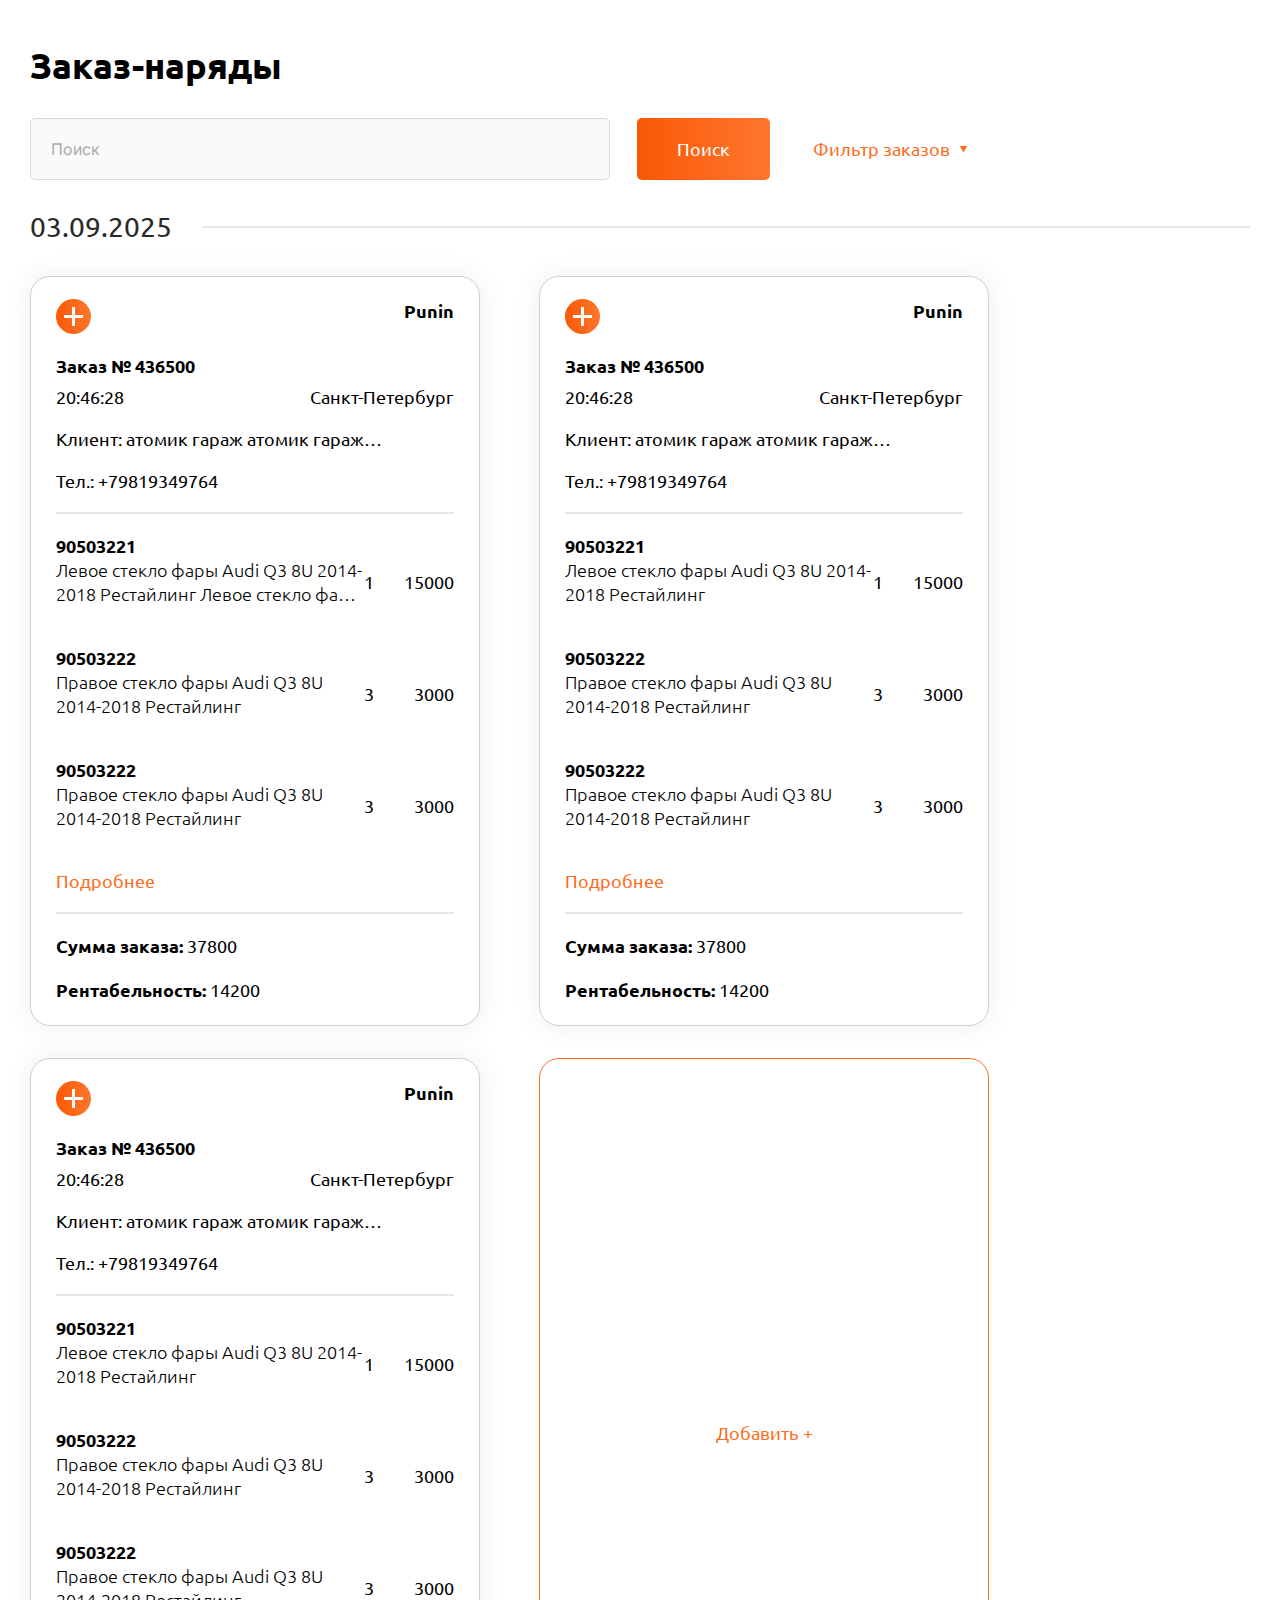
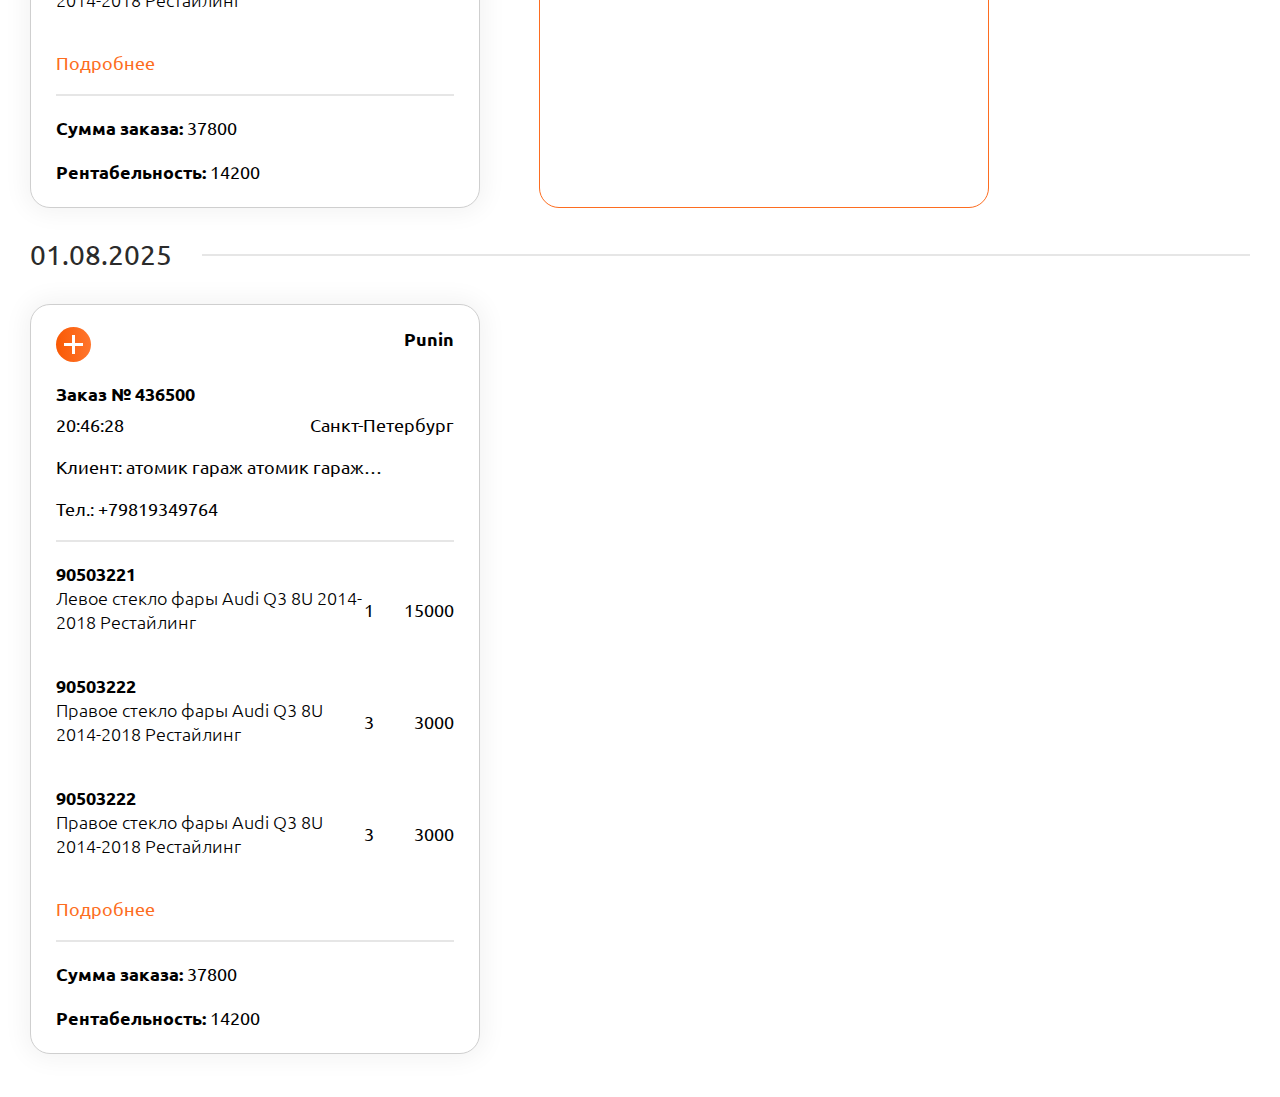
<file: index.html>
<!DOCTYPE html>
<html>
    <head>
        <meta
        charset="utf-8">
        <title>Мир ФАР</title>
        <meta name="description" content="Simple Starter 2.0 Description ">
        <meta
            name="viewport"
            content="width=device-width, initial-scale=1.0, minimum-scale=1.0, maximum-scale=1.0, user-scalable=no">
        <meta property="og:image" content="images/preview.jpg">
        <link rel="icon" href="images/favicon.png">

        <link rel="stylesheet" href="./styles.css">
    </head>
    <body class="preload">
        <div class="wrapper">
            <main class="page-main">
                <section class="section">
                    <div class="section__site-container">
                        <div class="b-work-orders">
                            <div class="b-work-orders__inner-contianer">
                                <div class="b-work-orders__header">
                                    <h4 class="b-work-orders__headline">
                                        Заказ-наряды
                                    </h4>

                                    <form action="" class="b-work-orders__search-row">
                                        <div class="b-work-orders__searchbar">
                                            <input type="search" name="orders-search-input" id="orders-search-input-id" required placeholder="Поиск">
                                            <button type="submit" class="">Поиск</button>
                                        </div>

                                        <div class="b-work-orders__filter-select">
                                            <div class="b-work-orders__select b-select">
                                                <button type="button" class="b-select__current js-item-dropdown-btn">
                                                    Фильтр заказов
                                                    <i></i>
                                                </button>
                                                <div class="b-select__dropdown">
                                                    <button type="button" class="b-select__close">
                                                        <span></span>
                                                        <span></span>
                                                    </button>

                                                    <ul class="b-select__list">
                                                        <li class="b-select__item">
                                                            <a href="http://" id="" data-filter="" class=""b-select__link">
                                                                Все заказы
                                                            </a>
                                                        </li>
                                                        <li class="b-select__item">
                                                            <a href="http://" id="" data-filter="" class=""b-select__link">
                                                                Неоплаченные
                                                            </a>
                                                        </li>
                                                        <li class="b-select__item">
                                                            <a href="http://" id="" data-filter="" class=""b-select__link">
                                                                Оплаченные
                                                            </a>
                                                        </li>
                                                        <li class="b-select__item">
                                                            <a href="http://" id="" data-filter="" class=""b-select__link">
                                                                С возвратом
                                                            </a>
                                                        </li>
                                                        <li class="b-select__item">
                                                            <a href="http://" id="" data-filter="" class=""b-select__link">
                                                                Отмененные
                                                            </a>
                                                        </li>
                                                    </ul>
                                                </div>
                                            </div>
                                        </div>
                                    </form>
                                </div>

                                <div class="b-work-orders__body">
                                    <div class="b-work-orders__list-wrapper">
                                        <div class="b-work-orders__date-line">
                                            <p class="b-work-orders__date-value">
                                                03.09.2025
                                            </p>
                                            <hr>
                                        </div>

                                        <ul class="b-work-orders__list">
                                            <li class="b-work-orders__item b-orders-item">
                                                <div class="b-orders-item__body">
                                                    <div class="b-orders-item__header">
                                                        <div class="b-orders-item__dropdown">
                                                            <button type="button" class="b-orders-item__button js-item-dropdown-btn">
                                                                <span class="b-orders-item__button-plus"></span>
                                                                <span class="b-orders-item__button-minus"></span>
                                                            </button>

                                                            <div class="b-orders-item__select">
                                                                <ul class="b-orders-item__select-list">
                                                                    <li class="b-orders-item__select-item">
                                                                        <a href="#" id="" data-link="" class="b-orders-item__select-link">
                                                                            Оформить
                                                                        </a>
                                                                    </li>
                                                                    <li class="b-orders-item__select-item">
                                                                        <a href="#" id="" data-link="" class="b-orders-item__select-link">
                                                                            Оформить через кассу
                                                                        </a>
                                                                    </li>
                                                                    <li class="b-orders-item__select-item">
                                                                        <a href="#" id="" data-link="" class="b-orders-item__select-link">
                                                                            Отправить ссылку на оплату
                                                                        </a>
                                                                    </li>
                                                                    <li class="b-orders-item__select-item">
                                                                        <a href="#" id="" data-link="" class="b-orders-item__select-link">
                                                                            Редактировать
                                                                        </a>
                                                                    </li>
                                                                    <li class="b-orders-item__select-item">
                                                                        <a href="#" id="" data-link="" class="b-orders-item__select-link">
                                                                            Отменить заказ
                                                                        </a>
                                                                    </li>
                                                                </ul>
                                                            </div>
                                                        </div>
                                                    </div>

                                                    <div class="b-orders-item__center">
                                                        <div class="b-orders-item__order-info">
                                                            <div class="b-orders-item__order-row b-orders-item__order-row--wrap">
                                                                <a href="#" data-path="order-modal" class="b-orders-item__order-number">
                                                                    <span>Заказ №</span>
                                                                    <span class="b-orders-item__order-number-value">
                                                                        436500
                                                                    </span>
                                                                </a>
                                                                <div class="b-orders-item__order-time">
                                                                    20:46:28
                                                                </div>

                                                                <div class="b-orders-item__order-client-data">
                                                                    <p class="b-orders-item__order-client-surname">
                                                                        Punin
                                                                    </p>
                                                                    <p class="b-orders-item__order-client-city">
                                                                        Санкт-Петербург
                                                                    </p>
                                                                </div>
                                                            </div>

                                                            <div class="b-orders-item__order-row">
                                                                <div class="b-orders-item__order-client">
                                                                    <span>Клиент:</span>
                                                                    <span class="b-orders-item__order-client-name">
                                                                        атомик гараж
                                                                        атомик гараж
                                                                        атомик гараж
                                                                        атомик гараж
                                                                        атомик гараж
                                                                    </span>
                                                                </div>
                                                            </div>

                                                            <div class="b-orders-item__order-row">
                                                                <div class="b-orders-item__order-phone">
                                                                    <span>Тел.:</span><span class="b-orders-item__order-phone-value">
                                                                        +79819349764
                                                                    </span>
                                                                </div>
                                                            </div>
                                                        </div>

                                                        <ul class="b-orders-item__order-products">
                                                            <li class="b-orders-item__order-product-item">
                                                                <div class="b-orders-item__product-article">
                                                                    90503221
                                                                </div>

                                                                <div class="b-orders-item__order-product-data">
                                                                    <p class="b-orders-item__product-desc">
                                                                        Левое стекло фары Audi Q3 8U 2014-2018 Рестайлинг
                                                                        Левое стекло фары Audi Q3 8U 2014-2018 Рестайлинг
                                                                        Левое стекло фары Audi Q3 8U 2014-2018 Рестайлинг
                                                                    </p>
                                                                    <span class="b-orders-item__product-quantity">1</span>
                                                                    <span class="b-orders-item__product-price">15000</span>
                                                                </div>
                                                            </li>
                                                            <li class="b-orders-item__order-product-item">
                                                                <div class="b-orders-item__product-article">
                                                                    90503222
                                                                </div>

                                                                <div class="b-orders-item__order-product-data">
                                                                    <p class="b-orders-item__product-desc">
                                                                        Правое стекло фары Audi Q3 8U 2014-2018 Рестайлинг
                                                                    </p>
                                                                    <span class="b-orders-item__product-quantity">3</span>
                                                                    <span class="b-orders-item__product-price">3000</span>
                                                                </div>
                                                            </li>
                                                            <li class="b-orders-item__order-product-item">
                                                                <div class="b-orders-item__product-article">
                                                                    90503222
                                                                </div>

                                                                <div class="b-orders-item__order-product-data">
                                                                    <p class="b-orders-item__product-desc">
                                                                        Правое стекло фары Audi Q3 8U 2014-2018 Рестайлинг
                                                                    </p>
                                                                    <span class="b-orders-item__product-quantity">3</span>
                                                                    <span class="b-orders-item__product-price">3000</span>
                                                                </div>
                                                            </li>
                                                            <li class="b-orders-item__order-product-item">
                                                                <div class="b-orders-item__product-article">
                                                                    90503222
                                                                </div>

                                                                <div class="b-orders-item__order-product-data">
                                                                    <p class="b-orders-item__product-desc">
                                                                        Правое стекло фары Audi Q3 8U 2014-2018 Рестайлинг
                                                                    </p>
                                                                    <span class="b-orders-item__product-quantity">3</span>
                                                                    <span class="b-orders-item__product-price">3000</span>
                                                                </div>
                                                            </li>
                                                            <li class="b-orders-item__order-product-item">
                                                                <div class="b-orders-item__product-article">
                                                                    90503222
                                                                </div>

                                                                <div class="b-orders-item__order-product-data">
                                                                    <p class="b-orders-item__product-desc">
                                                                        Правое стекло фары Audi Q3 8U 2014-2018 Рестайлинг
                                                                    </p>
                                                                    <span class="b-orders-item__product-quantity">3</span>
                                                                    <span class="b-orders-item__product-price">3000</span>
                                                                </div>
                                                            </li>
                                                        </ul>

                                                        <a href="#" data-path="order-modal" class="b-orders-item__link">
                                                            <div class="b-orders-item__link-inner">
                                                                Подробнее
                                                            </div>
                                                        </a>
                                                    </div>

                                                    <div class="b-orders-item__final">
                                                        <div class="b-orders-item__order-row">
                                                            <div class="b-orders-item__price">
                                                                Сумма заказа:
                                                                <span class="b-orders-item__price-value">
                                                                    37800
                                                                </span>
                                                            </div>
                                                        </div>
                                                        <div class="b-orders-item__order-row">
                                                            <div class="b-orders-item__profit">
                                                                Рентабельность:
                                                                <span class="b-orders-item__profit-value">
                                                                    14200
                                                                </span>
                                                            </div>
                                                        </div>
                                                    </div>
                                                </div>
                                            </li>
                                            <li class="b-work-orders__item b-orders-item">
                                                <div class="b-orders-item__body">
                                                    <div class="b-orders-item__header">
                                                        <div class="b-orders-item__dropdown">
                                                            <button type="button" class="b-orders-item__button js-item-dropdown-btn">
                                                                <span class="b-orders-item__button-plus"></span>
                                                                <span class="b-orders-item__button-minus"></span>
                                                            </button>

                                                            <div class="b-orders-item__select">
                                                                <ul class="b-orders-item__select-list">
                                                                    <li class="b-orders-item__select-item">
                                                                        <a href="#" id="" data-link="" class="b-orders-item__select-link">
                                                                            Оформить
                                                                        </a>
                                                                    </li>
                                                                    <li class="b-orders-item__select-item">
                                                                        <a href="#" id="" data-link="" class="b-orders-item__select-link">
                                                                            Оформить через кассу
                                                                        </a>
                                                                    </li>
                                                                    <li class="b-orders-item__select-item">
                                                                        <a href="#" id="" data-link="" class="b-orders-item__select-link">
                                                                            Отправить ссылку на оплату
                                                                        </a>
                                                                    </li>
                                                                    <li class="b-orders-item__select-item">
                                                                        <a href="#" id="" data-link="" class="b-orders-item__select-link">
                                                                            Редактировать
                                                                        </a>
                                                                    </li>
                                                                    <li class="b-orders-item__select-item">
                                                                        <a href="#" id="" data-link="" class="b-orders-item__select-link">
                                                                            Отменить заказ
                                                                        </a>
                                                                    </li>
                                                                </ul>
                                                            </div>
                                                        </div>
                                                    </div>

                                                    <div class="b-orders-item__center">
                                                        <div class="b-orders-item__order-info">
                                                            <div class="b-orders-item__order-row b-orders-item__order-row--wrap">
                                                                <a href="#" data-path="order-modal" class="b-orders-item__order-number">
                                                                    <span>Заказ №</span>
                                                                    <span class="b-orders-item__order-number-value">
                                                                        436500
                                                                    </span>
                                                                </a>
                                                                <div class="b-orders-item__order-time">
                                                                    20:46:28
                                                                </div>

                                                                <div class="b-orders-item__order-client-data">
                                                                    <p class="b-orders-item__order-client-surname">
                                                                        Punin
                                                                    </p>
                                                                    <p class="b-orders-item__order-client-city">
                                                                        Санкт-Петербург
                                                                    </p>
                                                                </div>
                                                            </div>

                                                            <div class="b-orders-item__order-row">
                                                                <div class="b-orders-item__order-client">
                                                                    <span>Клиент:</span>
                                                                    <span class="b-orders-item__order-client-name">
                                                                        атомик гараж
                                                                        атомик гараж
                                                                        атомик гараж
                                                                        атомик гараж
                                                                        атомик гараж
                                                                    </span>
                                                                </div>
                                                            </div>

                                                            <div class="b-orders-item__order-row">
                                                                <div class="b-orders-item__order-phone">
                                                                    <span>Тел.:</span><span class="b-orders-item__order-phone-value">
                                                                        +79819349764
                                                                    </span>
                                                                </div>
                                                            </div>
                                                        </div>

                                                        <ul class="b-orders-item__order-products">
                                                            <li class="b-orders-item__order-product-item">
                                                                <div class="b-orders-item__product-article">
                                                                    90503221
                                                                </div>

                                                                <div class="b-orders-item__order-product-data">
                                                                    <p class="b-orders-item__product-desc">
                                                                        Левое стекло фары Audi Q3 8U 2014-2018 Рестайлинг
                                                                    </p>
                                                                    <span class="b-orders-item__product-quantity">1</span>
                                                                    <span class="b-orders-item__product-price">15000</span>
                                                                </div>
                                                            </li>
                                                            <li class="b-orders-item__order-product-item">
                                                                <div class="b-orders-item__product-article">
                                                                    90503222
                                                                </div>

                                                                <div class="b-orders-item__order-product-data">
                                                                    <p class="b-orders-item__product-desc">
                                                                        Правое стекло фары Audi Q3 8U 2014-2018 Рестайлинг
                                                                    </p>
                                                                    <span class="b-orders-item__product-quantity">3</span>
                                                                    <span class="b-orders-item__product-price">3000</span>
                                                                </div>
                                                            </li>
                                                            <li class="b-orders-item__order-product-item">
                                                                <div class="b-orders-item__product-article">
                                                                    90503222
                                                                </div>

                                                                <div class="b-orders-item__order-product-data">
                                                                    <p class="b-orders-item__product-desc">
                                                                        Правое стекло фары Audi Q3 8U 2014-2018 Рестайлинг
                                                                    </p>
                                                                    <span class="b-orders-item__product-quantity">3</span>
                                                                    <span class="b-orders-item__product-price">3000</span>
                                                                </div>
                                                            </li>
                                                            <li class="b-orders-item__order-product-item">
                                                                <div class="b-orders-item__product-article">
                                                                    90503222
                                                                </div>

                                                                <div class="b-orders-item__order-product-data">
                                                                    <p class="b-orders-item__product-desc">
                                                                        Правое стекло фары Audi Q3 8U 2014-2018 Рестайлинг
                                                                    </p>
                                                                    <span class="b-orders-item__product-quantity">3</span>
                                                                    <span class="b-orders-item__product-price">3000</span>
                                                                </div>
                                                            </li>
                                                            <li class="b-orders-item__order-product-item">
                                                                <div class="b-orders-item__product-article">
                                                                    90503222
                                                                </div>

                                                                <div class="b-orders-item__order-product-data">
                                                                    <p class="b-orders-item__product-desc">
                                                                        Правое стекло фары Audi Q3 8U 2014-2018 Рестайлинг
                                                                    </p>
                                                                    <span class="b-orders-item__product-quantity">3</span>
                                                                    <span class="b-orders-item__product-price">3000</span>
                                                                </div>
                                                            </li>
                                                        </ul>

                                                        <a href="#" data-path="order-modal" class="b-orders-item__link">
                                                            <div class="b-orders-item__link-inner">
                                                                Подробнее
                                                            </div>
                                                        </a>
                                                    </div>

                                                    <div class="b-orders-item__final">
                                                        <div class="b-orders-item__order-row">
                                                            <div class="b-orders-item__price">
                                                                Сумма заказа:
                                                                <span class="b-orders-item__price-value">
                                                                    37800
                                                                </span>
                                                            </div>
                                                        </div>
                                                        <div class="b-orders-item__order-row">
                                                            <div class="b-orders-item__profit">
                                                                Рентабельность:
                                                                <span class="b-orders-item__profit-value">
                                                                    14200
                                                                </span>
                                                            </div>
                                                        </div>
                                                    </div>
                                                </div>
                                            </li>
                                            <li class="b-work-orders__item b-orders-item">
                                                <div class="b-orders-item__body">
                                                    <div class="b-orders-item__header">
                                                        <div class="b-orders-item__dropdown">
                                                            <button type="button" class="b-orders-item__button js-item-dropdown-btn">
                                                                <span class="b-orders-item__button-plus"></span>
                                                                <span class="b-orders-item__button-minus"></span>
                                                            </button>

                                                            <div class="b-orders-item__select">
                                                                <ul class="b-orders-item__select-list">
                                                                    <li class="b-orders-item__select-item">
                                                                        <a href="#" id="" data-link="" class="b-orders-item__select-link">
                                                                            Оформить
                                                                        </a>
                                                                    </li>
                                                                    <li class="b-orders-item__select-item">
                                                                        <a href="#" id="" data-link="" class="b-orders-item__select-link">
                                                                            Оформить через кассу
                                                                        </a>
                                                                    </li>
                                                                    <li class="b-orders-item__select-item">
                                                                        <a href="#" id="" data-link="" class="b-orders-item__select-link">
                                                                            Отправить ссылку на оплату
                                                                        </a>
                                                                    </li>
                                                                    <li class="b-orders-item__select-item">
                                                                        <a href="#" id="" data-link="" class="b-orders-item__select-link">
                                                                            Редактировать
                                                                        </a>
                                                                    </li>
                                                                    <li class="b-orders-item__select-item">
                                                                        <a href="#" id="" data-link="" class="b-orders-item__select-link">
                                                                            Отменить заказ
                                                                        </a>
                                                                    </li>
                                                                </ul>
                                                            </div>
                                                        </div>
                                                    </div>

                                                    <div class="b-orders-item__center">
                                                        <div class="b-orders-item__order-info">
                                                            <div class="b-orders-item__order-row b-orders-item__order-row--wrap">
                                                                <a href="#" data-path="order-modal" class="b-orders-item__order-number">
                                                                    <span>Заказ №</span>
                                                                    <span class="b-orders-item__order-number-value">
                                                                        436500
                                                                    </span>
                                                                </a>
                                                                <div class="b-orders-item__order-time">
                                                                    20:46:28
                                                                </div>

                                                                <div class="b-orders-item__order-client-data">
                                                                    <p class="b-orders-item__order-client-surname">
                                                                        Punin
                                                                    </p>
                                                                    <p class="b-orders-item__order-client-city">
                                                                        Санкт-Петербург
                                                                    </p>
                                                                </div>
                                                            </div>

                                                            <div class="b-orders-item__order-row">
                                                                <div class="b-orders-item__order-client">
                                                                    <span>Клиент:</span>
                                                                    <span class="b-orders-item__order-client-name">
                                                                        атомик гараж
                                                                        атомик гараж
                                                                        атомик гараж
                                                                        атомик гараж
                                                                        атомик гараж
                                                                    </span>
                                                                </div>
                                                            </div>

                                                            <div class="b-orders-item__order-row">
                                                                <div class="b-orders-item__order-phone">
                                                                    <span>Тел.:</span><span class="b-orders-item__order-phone-value">
                                                                        +79819349764
                                                                    </span>
                                                                </div>
                                                            </div>
                                                        </div>

                                                        <ul class="b-orders-item__order-products">
                                                            <li class="b-orders-item__order-product-item">
                                                                <div class="b-orders-item__product-article">
                                                                    90503221
                                                                </div>

                                                                <div class="b-orders-item__order-product-data">
                                                                    <p class="b-orders-item__product-desc">
                                                                        Левое стекло фары Audi Q3 8U 2014-2018 Рестайлинг
                                                                    </p>
                                                                    <span class="b-orders-item__product-quantity">1</span>
                                                                    <span class="b-orders-item__product-price">15000</span>
                                                                </div>
                                                            </li>
                                                            <li class="b-orders-item__order-product-item">
                                                                <div class="b-orders-item__product-article">
                                                                    90503222
                                                                </div>

                                                                <div class="b-orders-item__order-product-data">
                                                                    <p class="b-orders-item__product-desc">
                                                                        Правое стекло фары Audi Q3 8U 2014-2018 Рестайлинг
                                                                    </p>
                                                                    <span class="b-orders-item__product-quantity">3</span>
                                                                    <span class="b-orders-item__product-price">3000</span>
                                                                </div>
                                                            </li>
                                                            <li class="b-orders-item__order-product-item">
                                                                <div class="b-orders-item__product-article">
                                                                    90503222
                                                                </div>

                                                                <div class="b-orders-item__order-product-data">
                                                                    <p class="b-orders-item__product-desc">
                                                                        Правое стекло фары Audi Q3 8U 2014-2018 Рестайлинг
                                                                    </p>
                                                                    <span class="b-orders-item__product-quantity">3</span>
                                                                    <span class="b-orders-item__product-price">3000</span>
                                                                </div>
                                                            </li>
                                                            <li class="b-orders-item__order-product-item">
                                                                <div class="b-orders-item__product-article">
                                                                    90503222
                                                                </div>

                                                                <div class="b-orders-item__order-product-data">
                                                                    <p class="b-orders-item__product-desc">
                                                                        Правое стекло фары Audi Q3 8U 2014-2018 Рестайлинг
                                                                    </p>
                                                                    <span class="b-orders-item__product-quantity">3</span>
                                                                    <span class="b-orders-item__product-price">3000</span>
                                                                </div>
                                                            </li>
                                                            <li class="b-orders-item__order-product-item">
                                                                <div class="b-orders-item__product-article">
                                                                    90503222
                                                                </div>

                                                                <div class="b-orders-item__order-product-data">
                                                                    <p class="b-orders-item__product-desc">
                                                                        Правое стекло фары Audi Q3 8U 2014-2018 Рестайлинг
                                                                    </p>
                                                                    <span class="b-orders-item__product-quantity">3</span>
                                                                    <span class="b-orders-item__product-price">3000</span>
                                                                </div>
                                                            </li>
                                                        </ul>

                                                        <a href="#" data-path="order-modal" class="b-orders-item__link">
                                                            <div class="b-orders-item__link-inner">
                                                                Подробнее
                                                            </div>
                                                        </a>
                                                    </div>

                                                    <div class="b-orders-item__final">
                                                        <div class="b-orders-item__order-row">
                                                            <div class="b-orders-item__price">
                                                                Сумма заказа:
                                                                <span class="b-orders-item__price-value">
                                                                    37800
                                                                </span>
                                                            </div>
                                                        </div>
                                                        <div class="b-orders-item__order-row">
                                                            <div class="b-orders-item__profit">
                                                                Рентабельность:
                                                                <span class="b-orders-item__profit-value">
                                                                    14200
                                                                </span>
                                                            </div>
                                                        </div>
                                                    </div>
                                                </div>
                                            </li>

                                            <li class="b-work-orders__item b-work-orders__item--add">
                                                <a href="#" class="b-work-orders__order-item-link">
                                                    <span>
                                                        Добавить +
                                                    </span>
                                                </a>
                                            </li>
                                        </ul>
                                    </div>
                                    <div class="b-work-orders__list-wrapper">
                                        <div class="b-work-orders__date-line">
                                            <p class="b-work-orders__date-value">
                                                01.08.2025
                                            </p>
                                            <hr>
                                        </div>

                                        <ul class="b-work-orders__list">
                                            <li class="b-work-orders__item b-orders-item">
                                                <div class="b-orders-item__body">
                                                    <div class="b-orders-item__header">
                                                        <div class="b-orders-item__dropdown">
                                                            <button type="button" class="b-orders-item__button js-item-dropdown-btn">
                                                                <span class="b-orders-item__button-plus"></span>
                                                                <span class="b-orders-item__button-minus"></span>
                                                            </button>

                                                            <div class="b-orders-item__select">
                                                                <ul class="b-orders-item__select-list">
                                                                    <li class="b-orders-item__select-item">
                                                                        <a href="#" id="" data-link="" class="b-orders-item__select-link">
                                                                            Оформить
                                                                        </a>
                                                                    </li>
                                                                    <li class="b-orders-item__select-item">
                                                                        <a href="#" id="" data-link="" class="b-orders-item__select-link">
                                                                            Оформить через кассу
                                                                        </a>
                                                                    </li>
                                                                    <li class="b-orders-item__select-item">
                                                                        <a href="#" id="" data-link="" class="b-orders-item__select-link">
                                                                            Отправить ссылку на оплату
                                                                        </a>
                                                                    </li>
                                                                    <li class="b-orders-item__select-item">
                                                                        <a href="#" id="" data-link="" class="b-orders-item__select-link">
                                                                            Редактировать
                                                                        </a>
                                                                    </li>
                                                                    <li class="b-orders-item__select-item">
                                                                        <a href="#" id="" data-link="" class="b-orders-item__select-link">
                                                                            Отменить заказ
                                                                        </a>
                                                                    </li>
                                                                </ul>
                                                            </div>
                                                        </div>
                                                    </div>

                                                    <div class="b-orders-item__center">
                                                        <div class="b-orders-item__order-info">
                                                            <div class="b-orders-item__order-row b-orders-item__order-row--wrap">
                                                                <a href="#" data-path="order-modal" class="b-orders-item__order-number">
                                                                    <span>Заказ №</span>
                                                                    <span class="b-orders-item__order-number-value">
                                                                        436500
                                                                    </span>
                                                                </a>
                                                                <div class="b-orders-item__order-time">
                                                                    20:46:28
                                                                </div>

                                                                <div class="b-orders-item__order-client-data">
                                                                    <p class="b-orders-item__order-client-surname">
                                                                        Punin
                                                                    </p>
                                                                    <p class="b-orders-item__order-client-city">
                                                                        Санкт-Петербург
                                                                    </p>
                                                                </div>
                                                            </div>

                                                            <div class="b-orders-item__order-row">
                                                                <div class="b-orders-item__order-client">
                                                                    <span>Клиент:</span>
                                                                    <span class="b-orders-item__order-client-name">
                                                                        атомик гараж
                                                                        атомик гараж
                                                                        атомик гараж
                                                                        атомик гараж
                                                                        атомик гараж
                                                                    </span>
                                                                </div>
                                                            </div>

                                                            <div class="b-orders-item__order-row">
                                                                <div class="b-orders-item__order-phone">
                                                                    <span>Тел.:</span><span class="b-orders-item__order-phone-value">
                                                                        +79819349764
                                                                    </span>
                                                                </div>
                                                            </div>
                                                        </div>

                                                        <ul class="b-orders-item__order-products">
                                                            <li class="b-orders-item__order-product-item">
                                                                <div class="b-orders-item__product-article">
                                                                    90503221
                                                                </div>

                                                                <div class="b-orders-item__order-product-data">
                                                                    <p class="b-orders-item__product-desc">
                                                                        Левое стекло фары Audi Q3 8U 2014-2018 Рестайлинг
                                                                    </p>
                                                                    <span class="b-orders-item__product-quantity">1</span>
                                                                    <span class="b-orders-item__product-price">15000</span>
                                                                </div>
                                                            </li>
                                                            <li class="b-orders-item__order-product-item">
                                                                <div class="b-orders-item__product-article">
                                                                    90503222
                                                                </div>

                                                                <div class="b-orders-item__order-product-data">
                                                                    <p class="b-orders-item__product-desc">
                                                                        Правое стекло фары Audi Q3 8U 2014-2018 Рестайлинг
                                                                    </p>
                                                                    <span class="b-orders-item__product-quantity">3</span>
                                                                    <span class="b-orders-item__product-price">3000</span>
                                                                </div>
                                                            </li>
                                                            <li class="b-orders-item__order-product-item">
                                                                <div class="b-orders-item__product-article">
                                                                    90503222
                                                                </div>

                                                                <div class="b-orders-item__order-product-data">
                                                                    <p class="b-orders-item__product-desc">
                                                                        Правое стекло фары Audi Q3 8U 2014-2018 Рестайлинг
                                                                    </p>
                                                                    <span class="b-orders-item__product-quantity">3</span>
                                                                    <span class="b-orders-item__product-price">3000</span>
                                                                </div>
                                                            </li>
                                                            <li class="b-orders-item__order-product-item">
                                                                <div class="b-orders-item__product-article">
                                                                    90503222
                                                                </div>

                                                                <div class="b-orders-item__order-product-data">
                                                                    <p class="b-orders-item__product-desc">
                                                                        Правое стекло фары Audi Q3 8U 2014-2018 Рестайлинг
                                                                    </p>
                                                                    <span class="b-orders-item__product-quantity">3</span>
                                                                    <span class="b-orders-item__product-price">3000</span>
                                                                </div>
                                                            </li>
                                                            <li class="b-orders-item__order-product-item">
                                                                <div class="b-orders-item__product-article">
                                                                    90503222
                                                                </div>

                                                                <div class="b-orders-item__order-product-data">
                                                                    <p class="b-orders-item__product-desc">
                                                                        Правое стекло фары Audi Q3 8U 2014-2018 Рестайлинг
                                                                    </p>
                                                                    <span class="b-orders-item__product-quantity">3</span>
                                                                    <span class="b-orders-item__product-price">3000</span>
                                                                </div>
                                                            </li>
                                                        </ul>

                                                        <a href="#" data-path="order-modal" class="b-orders-item__link">
                                                            <div class="b-orders-item__link-inner">
                                                                Подробнее
                                                            </div>
                                                        </a>
                                                    </div>

                                                    <div class="b-orders-item__final">
                                                        <div class="b-orders-item__order-row">
                                                            <div class="b-orders-item__price">
                                                                Сумма заказа:
                                                                <span class="b-orders-item__price-value">
                                                                    37800
                                                                </span>
                                                            </div>
                                                        </div>
                                                        <div class="b-orders-item__order-row">
                                                            <div class="b-orders-item__profit">
                                                                Рентабельность:
                                                                <span class="b-orders-item__profit-value">
                                                                    14200
                                                                </span>
                                                            </div>
                                                        </div>
                                                    </div>
                                                </div>
                                            </li>

                                        </ul>
                                    </div>
                                </div>

                                <a href="" class="b-work-orders__fixed-add-button b-orders-item__button">
                                    <span class="b-orders-item__button-plus"></span>
                                    <span class="b-orders-item__button-minus"></span>
                                </a>
                            </div>
                        </div>
                    </div>
                </section>

                <div class="b-order-modal js-orders-modal">
                    <div class="b-order-modal__inner-wrapper js-orders-modal-content" data-target="order-modal">
                        <div class="b-order-modal__header">
                            <div class="b-order-modal__header-controls">
                                <a href="#" class="b-order-modal__arrow-back js-orders-modal-close">
                                    <svg class="icon">
                                        <use xlink:href="./images/sprite.svg#i-back-arrow"></use>
                                    </svg>
                                </a>
                                <div class="b-order-modal__title">
                                    Заказ-наряд
                                </div>

                                <div class="b-order-modal__more">
                                    <div class="b-order-modal__select b-select">
                                        <button type="button" class="b-select__current js-item-dropdown-btn">
                                            <span></span>
                                            <span></span>
                                            <span></span>
                                        </button>
                                        <div class="b-select__dropdown b-select__dropdown--below">
                                            <ul class="b-select__list">
                                                <li class="b-select__item">
                                                    <a href="http://" id="" data-filter="" class=""b-select__link">
                                                        Выполнить возврат
                                                    </a>
                                                </li>
                                                <li class="b-select__item">
                                                    <a href="http://" id="" data-filter="" class=""b-select__link">
                                                        Оформить через кассу
                                                    </a>
                                                </li>
                                                <li class="b-select__item">
                                                    <a href="http://" id="" data-filter="" class=""b-select__link">
                                                        Отправить ссылку на оплату
                                                    </a>
                                                </li>
                                                <li class="b-select__item">
                                                    <a href="http://" id="" data-filter="" class=""b-select__link">
                                                        Отменить заказ
                                                    </a>
                                                </li>
                                            </ul>
                                        </div>
                                    </div>
                                </div>
                            </div>
                            <div class="b-order-modal__header-row">
                                <div class="b-order-modal__header-col">

                                    <div class="b-order-modal__order-number">
                                        <span class="b-order-modal__order-number-text">
                                            Заказ №&nbsp;
                                        </span>
                                        <span class="b-order-modal__order-number-value">
                                            436500
                                        </span>
                                    </div>
                                    <div class="b-order-modal__order-date">
                                        <div class="b-order-modal__date-value">
                                            01.09.2025
                                        </div>
                                    </div>
                                </div>
                            </div>

                            <div class="b-order-modal__header-selects">
                                <ul class="b-order-modal__header-row">
                                    <li class="b-order-modal__selects-item">
                                        <a href="#" id="" data-link="" class="b-order-modal__select-link">
                                            Выполнить возврат
                                        </a>
                                    </li>
                                    <li class="b-order-modal__selects-item">
                                        <a href="#" id="" data-link="" class="b-order-modal__select-link">
                                            Оформить через кассу
                                        </a>
                                    </li>
                                    <li class="b-order-modal__selects-item">
                                        <a href="#" id="" data-link="" class="b-order-modal__select-link">
                                            Отправить ссылку на оплату
                                        </a>
                                    </li>
                                    <li class="b-order-modal__selects-item">
                                        <a href="#" id="" data-link="" class="b-order-modal__select-link b-order-modal__select-link--cancel">
                                            Отменить заказ
                                        </a>
                                    </li>
                                </ul>
                            </div>
                        </div>

                        <div class="b-order-modal__main">
                            <div class="b-order-modal__grid-column b-order-modal__grid-column--first">
                                <div class="b-order-modal__order-information">
                                    <div class="b-order-modal__order-cell b-order-cell">
                                        <div class="b-order-cell__body">
                                            <div class="b-order-cell__title">
                                                ИНФОРМАЦИЯ
                                            </div>

                                            <div class="b-order-cell__grid">
                                                <div class="b-order-cell__col b-order-cell__price-box">
                                                    <div class="b-order-cell__price-value">42 500</div>
                                                    <div class="b-order-cell__price-profit">27 500</div>
                                                </div>

                                                <div class="b-order-cell__col b-order-cell__col--client">
                                                    <div class="b-order-cell__input-wrapper b-order-cell__input-wrapper--no-border">
                                                        <label for="order-client-name" class="b-order-cell__label">Клиент</label>
                                                        <input type="text" name="client-name" id="order-client-name" value="Франчайзи Краснодар" disabled>
                                                    </div>
                                                </div>

                                                <div class="b-order-cell__col b-order-cell__col--responsible">
                                                    <div class="b-order-cell__input-wrapper b-order-cell__input-wrapper--no-border">
                                                        <label for="order-responsible-person" class="b-order-cell__label">Ответственный</label>
                                                        <input type="text" name="responsible-name" id="order-responsible-person" value="Виталий Спб" disabled>
                                                    </div>
                                                </div>

                                                <div class="b-order-cell__col b-order-cell__col--phone">
                                                    <div class="b-order-cell__input-wrapper b-order-cell__input-wrapper--no-border">
                                                        <label for="order-client-phone" class="b-order-cell__label">Телефон</label>
                                                        <input type="tel" name="client-phone" id="order-client-phone" value="+7 (906) 280-74-14" disabled>
                                                    </div>
                                                </div>

                                                <div class="b-order-cell__col b-order-cell__col--city">
                                                    <div class="b-order-cell__input-wrapper b-order-cell__input-wrapper--no-border">
                                                        <label for="order-client-city">Город</label>
                                                        <input type="text" name="client-city" id="order-client-city" value="Санкт-Петербург" disabled>
                                                    </div>
                                                </div>
                                            </div>
                                        </div>
                                    </div>
                                </div>
                            </div>

                            <div class="b-order-modal__grid-column b-order-modal__grid-column--biggest">
                                <div class="b-order-modal__order-products">
                                    <div class="b-order-modal__order-cell b-order-cell">
                                        <div class="b-order-cell__body">
                                            <div class="b-order-cell__title">
                                                ТОВАРЫ
                                            </div>

                                            <div class="b-order-cell__table">
                                                <button type="button" class="b-order-cell__remove-btn b-remove-btn">
                                                    <svg width="16" height="16" class="icon">
                                                        <use xlink:href="./images/sprite.svg#i-basket"></use>
                                                    </svg>
                                                </button>

                                                <div class="b-order-cell__table-head">

                                                    <div class="b-order-cell__table-column b-order-cell__table-column--naming">
                                                        <span>Наименование</span>
                                                    </div>
                                                    <div class="b-order-cell__table-column b-order-cell__table-column--article">
                                                        <span>Артикул</span>
                                                    </div>
                                                    <div class="b-order-cell__table-column b-order-cell__table-column--purchase">
                                                        <span>Закупка</span>
                                                    </div>
                                                    <div class="b-order-cell__table-column b-order-cell__table-column--discount">
                                                        <span>Скидка</span>
                                                    </div>
                                                    <div class="b-order-cell__table-column b-order-cell__table-column--quantity">
                                                        <span>Кол-во</span>
                                                    </div>
                                                    <div class="b-order-cell__table-column b-order-cell__table-column--price">
                                                        <span>Цена</span>
                                                    </div>
                                                </div>
                                            </div>

                                            <div class="b-order-cell__list-wrapper">
                                                <ul class="b-order-cell__products-list">
                                                    <li class="b-order-cell__product  b-product b-product--no-article js-delete-target" id="product-0001" data-product="">
                                                        <button type="button" class="b-product__remove-btn b-remove-btn js-product-remove-btn">
                                                            <svg class="icon">
                                                                <use xlink:href="./images/sprite.svg#i-basket"></use>
                                                            </svg>
                                                        </button>

                                                        <div class="b-product__grid-wrapper">
                                                            <div class="b-product__cell b-product__cell--naming">
                                                                <div class="b-product__input-wrapper b-order-cell__input-wrapper">
                                                                    <label for="order-product-name-01" class="b-order-cell__label b-order-cell__label--hide-on-tablet">Наименование</label>
                                                                    <input type="text" name="order-product-name" id="order-product-name-01" value="Левое стекло фары на авто" disabled>
                                                                </div>
                                                            </div>

                                                            <div class="b-product__cell b-product__cell--article">
                                                                <div class="b-product__article-value b-product__text">
                                                                    00000000
                                                                </div>
                                                            </div>

                                                            <div class="b-product__cell b-product__cell--purchase">
                                                                <div class="b-product__input-wrapper b-order-cell__input-wrapper">
                                                                    <label for="order-product-purchase-01" class="b-order-cell__label b-order-cell__label--hide-on-tablet">Закупка</label>
                                                                    <input type="text" name="order-product-purchase" id="order-product-purchase-01" value="1500" disabled>
                                                                </div>
                                                            </div>

                                                            <div class="b-product__cell b-product__cell--discount">
                                                                <div class="b-product__input-wrapper b-order-cell__input-wrapper b-order-cell__input-wrapper--center-number">
                                                                    <label for="order-product-discount-01" class="b-order-cell__label b-order-cell__label--hide-on-tablet">Скидка</label>
                                                                    <input type="text" name="order-product-discount" id="order-product-discount-01" value="100" disabled>
                                                                </div>
                                                            </div>

                                                            <div class="b-product__cell b-product__cell--quantity">
                                                                <div class="b-product__input-wrapper b-order-cell__input-wrapper b-order-cell__input-wrapper--center-number">
                                                                    <label for="order-product-quantity-01" class="b-order-cell__label b-order-cell__label--hide-on-tablet">Кол-во</label>
                                                                    <input type="text" name="order-product-quantity" id="order-product-quantity-01" value="1" disabled>
                                                                </div>
                                                            </div>

                                                            <div class="b-product__cell b-product__cell--price">
                                                                <div class="b-product__input-wrapper b-order-cell__input-wrapper">
                                                                    <label for="order-product-price-01" class="b-order-cell__label b-order-cell__label--hide-on-tablet">Цена</label>
                                                                    <input type="text" name="order-product-price" id="order-product-price-01" value="1500" disabled>
                                                                </div>
                                                            </div>
                                                        </div>
                                                    </li>
                                                    <li class="b-order-cell__product  b-product b-product--has-article js-delete-target" id="product-0002" data-product="">
                                                        <button type="button" class="b-product__remove-btn b-remove-btn js-product-remove-btn">
                                                            <svg class="icon">
                                                                <use xlink:href="./images/sprite.svg#i-basket"></use>
                                                            </svg>
                                                        </button>

                                                        <div class="b-product__grid-wrapper">
                                                            <div class="b-product__cell b-product__cell--naming">
                                                                <div class="b-product__article-value b-product__text">
                                                                    90503221
                                                                </div>
                                                                <div class="b-product__desc b-product__text">
                                                                    Левое стекло фары Audi Q3 8U 2014-2018 Рестайлинг
                                                                </div>
                                                            </div>

                                                            <div class="b-product__cell b-product__cell--article">
                                                                <div class="b-product__article-value b-product__text">
                                                                    90503221
                                                                </div>
                                                            </div>

                                                            <div class="b-product__cell b-product__cell--purchase">
                                                                <div class="b-product__input-wrapper b-order-cell__input-wrapper">
                                                                    <div class="b-product__text">
                                                                        0000
                                                                    </div>
                                                                </div>
                                                            </div>

                                                            <div class="b-product__cell b-product__cell--discount">
                                                                <div class="b-product__input-wrapper b-order-cell__input-wrapper b-order-cell__input-wrapper--center-number">
                                                                    <label for="order-product-discount-02" class="b-order-cell__label b-order-cell__label--hide-on-tablet">Скидка</label>
                                                                    <input type="text" name="order-product-discount" id="order-product-discount-02" value="100" disabled>
                                                                </div>
                                                            </div>

                                                            <div class="b-product__cell b-product__cell--quantity">
                                                                <div class="b-product__input-wrapper b-order-cell__input-wrapper b-order-cell__input-wrapper--center-number">
                                                                    <label for="order-product-quantity-02" class="b-order-cell__label b-order-cell__label--hide-on-tablet">Кол-во</label>
                                                                    <input type="text" name="order-product-quantity" id="order-product-quantity-02" value="1" disabled>
                                                                </div>
                                                            </div>

                                                            <div class="b-product__cell b-product__cell--price">
                                                                <div class="b-product__input-wrapper b-order-cell__input-wrapper">
                                                                    <label for="order-product-price-02" class="b-order-cell__label b-order-cell__label--hide-on-tablet">Цена</label>
                                                                    <input type="text" name="order-product-price" id="order-product-price-02" value="1500" disabled>
                                                                </div>
                                                            </div>
                                                        </div>
                                                    </li>
                                                </ul>

                                                <div class="b-product__add-item b-select">
                                                    <button type="button" class="b-product__add-item-btn add-item-btn js-item-dropdown-btn">
                                                        Добавить +
                                                    </button>
                                                    <div class="b-select__dropdown b-select__dropdown--center">

                                                        <button type="button" class="b-select__close">
                                                            <span></span>
                                                            <span></span>
                                                        </button>

                                                        <ul class="b-select__list">
                                                            <li class="b-select__item">
                                                                <a href="http://" id="" data-filter="" class=""b-select__link">
                                                                    Из каталога
                                                                </a>
                                                            </li>
                                                            <li class="b-select__item">
                                                                <a href="http://" id="" data-filter="" class=""b-select__link">
                                                                    Сторонний товар
                                                                </a>
                                                            </li>
                                                        </ul>
                                                    </div>
                                                </div>
                                            </div>
                                        </div>
                                    </div>
                                </div>

                                <div class="b-order-modal__order-services">
                                    <div class="b-order-modal__order-cell b-order-cell">
                                        <div class="b-order-cell__body">
                                            <div class="b-order-cell__title">
                                                УСЛУГИ
                                            </div>

                                            <div class="b-order-cell__table b-order-cell__table--services">
                                                <button type="button" class="b-order-cell__remove-btn b-remove-btn">
                                                    <svg class="icon">
                                                        <use xlink:href="./images/sprite.svg#i-basket"></use>
                                                    </svg>
                                                </button>

                                                <div class="b-order-cell__table-head b-order-cell__table-head--services">
                                                    <div class="b-order-cell__table-column b-order-cell__table-column--naming">
                                                        <span>Наименование</span>
                                                    </div>
                                                    <div class="b-order-cell__table-column b-order-cell__table-column--master">
                                                        <span>Мастер</span>
                                                    </div>
                                                    <div class="b-order-cell__table-column b-order-cell__table-column--costprice">
                                                        <span>Себестоимость</span>
                                                    </div>
                                                    <div class="b-order-cell__table-column b-order-cell__table-column--price">
                                                        <span>Цена</span>
                                                    </div>
                                                </div>
                                            </div>

                                            <div class="b-order-cell__list-wrapper">
                                                <ul class="b-order-cell__products-list b-order-cell__services-list">
                                                    <li class="b-order-cell__product b-service js-delete-target" id="service-001" data-service="">
                                                        <button type="button" class="b-service__remove-btn b-product__remove-btn b-remove-btn js-product-remove-btn">
                                                            <svg class="icon">
                                                                <use xlink:href="./images/sprite.svg#i-basket"></use>
                                                            </svg>
                                                        </button>

                                                        <div class="b-service__grid-wrapper">
                                                            <div class="b-service__cell b-service__cell--naming">
                                                                <div class="b-service__input-wrapper b-order-cell__input-wrapper">
                                                                    <label for="order-service-name-01" class="b-order-cell__label b-order-cell__label--hide-on-tablet">Наименование</label>
                                                                    <input type="text" name="order-service-name" id="order-service-name-01" value="Установка левого стекла" disabled>
                                                                </div>
                                                            </div>

                                                            <div class="b-service__cell b-service__cell--master">
                                                                <div class="b-service__select">
                                                                    <div class="b-service__select-label">
                                                                        Мастер
                                                                    </div>
                                                                    <div class="b-custom-select">
                                                                        <select name="order-service-master" id="order-service-master-select">
                                                                            <option>Сергей Филиппов</option>
                                                                            <option>Иван Иванов</option>
                                                                            <option>Иван Иванов</option>
                                                                            <option>Иван Иванов</option>
                                                                            <option>Иван Иванов</option>
                                                                        </select>
                                                                        <div class="b-custom-select__arrow"></div>
                                                                    </div>
                                                                </div>
                                                            </div>

                                                            <div class="b-service__cell b-service__cell--costprice">
                                                                <div class="b-service__input-wrapper b-order-cell__input-wrapper">
                                                                    <label for="order-service-costprice-01" class="b-order-cell__label b-order-cell__label--hide-on-tablet">Себестоимость</label>
                                                                    <input type="text" name="order-service-costprice" id="order-service-costprice-01" value="15000" disabled>
                                                                </div>
                                                            </div>

                                                            <div class="b-service__cell b-service__cell--price">
                                                                <div class="b-service__input-wrapper b-order-cell__input-wrapper">
                                                                    <label for="order-service-price-01" class="b-order-cell__label b-order-cell__label--hide-on-tablet">Цена</label>
                                                                    <input type="text" name="order-service-price" id="order-service-price-01" value="15000" disabled>
                                                                </div>
                                                            </div>

                                                        </div>
                                                    </li>
                                                </ul>

                                                <div class="b-service__add-item b-product__add-item b-select">
                                                    <button type="button" class="b-product__add-item-btn add-item-btn js-item-dropdown-btn">
                                                        Добавить +
                                                    </button>
                                                    <div class="b-select__dropdown b-select__dropdown--center">

                                                        <button type="button" class="b-select__close">
                                                            <span></span>
                                                            <span></span>
                                                        </button>

                                                        <ul class="b-select__list">
                                                            <li class="b-select__item">
                                                                <a href="http://" id="" data-filter="" class=""b-select__link">
                                                                    Из каталога
                                                                </a>
                                                            </li>
                                                            <li class="b-select__item">
                                                                <a href="http://" id="" data-filter="" class=""b-select__link">
                                                                    Сторонний товар
                                                                </a>
                                                            </li>
                                                        </ul>
                                                    </div>
                                                </div>
                                            </div>
                                        </div>
                                    </div>
                                </div>

                                <div class="b-order-modal__order-expenses">
                                    <div class="b-order-modal__order-cell b-order-cell">
                                        <div class="b-order-cell__body">
                                            <div class="b-order-cell__title">
                                                РАСХОДЫ
                                            </div>

                                            <div class="b-order-cell__table">
                                                <button type="button" class="b-order-cell__remove-btn b-remove-btn">
                                                    <svg class="icon">
                                                        <use xlink:href="./images/sprite.svg#i-basket"></use>
                                                    </svg>
                                                </button>

                                                <div class="b-order-cell__table-head b-order-cell__table-head--two-elements">
                                                    <div class="b-order-cell__table-column b-order-cell__table-column--naming b-order-cell__table-column--all-grow">
                                                        <span>Наименование</span>
                                                    </div>

                                                    <div class="b-order-cell__table-column b-order-cell__table-column--price">
                                                        <span>Цена</span>
                                                    </div>
                                                </div>
                                            </div>

                                            <div class="b-order-cell__list-wrapper">
                                                <ul class="b-order-cell__products-list b-order-cell__services-list">
                                                    <li class="b-order-cell__product b-service b-expenses js-delete-target" id="service-001" data-service="">
                                                        <button type="button" class="b-service__remove-btn b-remove-btn js-product-remove-btn">
                                                            <svg class="icon">
                                                                <use xlink:href="./images/sprite.svg#i-basket"></use>
                                                            </svg>
                                                        </button>
                                                        <div class="b-service__grid-wrapper b-expenses__grid-wrapper">
                                                            <div class="b-service__cell b-service__cell--naming b-expenses__cell b-expenses__cell--naming">
                                                                <div class="b-service__input-wrapper b-order-cell__input-wrapper">
                                                                    <label for="order-expenses-name-01" class="b-order-cell__label b-order-cell__label--hide-on-tablet">Наименование</label>
                                                                    <input type="text" name="order-expenses-name" id="order-expenses-name-01" value="Установка корпуса" disabled>
                                                                </div>
                                                            </div>

                                                            <div class="b-service__cell b-service__cell--price b-expenses__cell b-expenses__cell--price">
                                                                <div class="b-service__input-wrapper b-order-cell__input-wrapper">
                                                                    <label for="order-expenses-price-01" class="b-order-cell__label b-order-cell__label--hide-on-tablet">Цена</label>
                                                                    <input type="text" name="order-expenses-price" id="order-expenses-price-01" value="15000" disabled>
                                                                </div>
                                                            </div>
                                                        </div>
                                                    </li>
                                                </ul>

                                                <div class="b-service__add-item b-product__add-item b-select">
                                                    <button type="button" class="b-product__add-item-btn add-item-btn js-item-dropdown-btn">
                                                        Добавить +
                                                    </button>
                                                    <div class="b-select__dropdown b-select__dropdown--bottom">

                                                        <button type="button" class="b-select__close">
                                                            <span></span>
                                                            <span></span>
                                                        </button>

                                                        <ul class="b-select__list">
                                                            <li class="b-select__item">
                                                                <a href="http://" id="" data-filter="" class=""b-select__link">
                                                                    Из каталога
                                                                </a>
                                                            </li>
                                                            <li class="b-select__item">
                                                                <a href="http://" id="" data-filter="" class=""b-select__link">
                                                                    Сторонний товар
                                                                </a>
                                                            </li>
                                                        </ul>
                                                    </div>
                                                </div>
                                            </div>
                                        </div>
                                    </div>
                                </div>
                            </div>

                            <div class="b-order-modal__grid-column b-order-modal__grid-column--comment">
                                <div class="b-order-modal__order-comments  js-order-comment">
                                    <ul class="b-order-modal__order-comment-list">
                                        <li class="b-order-modal__order-comment">
                                            <div class="b-order-modal__order-cell b-order-cell">
                                                <div class="b-order-cell__body">
                                                    <div class="b-order-cell__title">
                                                        КОММЕНТАРИЙ
                                                        <span>(</span><span class="b-order-cell__comment-date">29.08.2025</span><span>)</span>
                                                    </div>

                                                    <div class="b-order-cell__comment">
                                                        <div class="b-order-cell__comment-row">
                                                            <div class="b-order-cell__table-column b-order-cell__subtitle">
                                                                <span>Комментарий</span>
                                                            </div>
                                                            <p class="b-order-cell__comment-text b-order-cell__comment-value">
                                                                Созвониться с кллиентом и уточнить детали
                                                            </p>
                                                        </div>
                                                        <div class="b-order-cell__comment-row">
                                                            <div class="b-order-cell__table-column b-order-cell__subtitle">
                                                                <span>Оставил </span>
                                                            </div>
                                                            <p class="b-order-cell__comment-text b-order-cell__comment-author">
                                                                Виталий Спб
                                                            </p>
                                                        </div>
                                                    </div>
                                                </div>
                                            </div>
                                        </li>
                                    </ul>

                                    <form action="" class="b-order-modal__order-comment-form">
                                         <div class="b-order-modal__order-cell b-order-cell">
                                                <div class="b-order-cell__body">
                                                    <div class="b-order-cell__title">
                                                        ДОБАВИТЬ КОММЕНТАРИЙ
                                                    </div>

                                                    <div class="b-order-cell__input-wrapper">
                                                        <label for="order-comment-01" class="b-order-cell__label b-order-cell__label--hide-on-tablet">Комментарий</label>
                                                        <textarea  name="order-comment" id="order-comment-01">Созвониться с кллиентом и уточнить деталиСозвониться с кллиентом и уточнить</textarea>
                                                    </div>

                                                    <a href="#" class="b-order-cell__add-comment-btn add-item-btn">
                                                        Добавить +
                                                    </a>
                                                </div>
                                            </div>
                                    </form>
                                </div>
                            </div>
                        </div>

                        <div class="b-order-modal__footer">
                            <a href="#" id="order-save-changes-link" class="b-order-modal__save-changes save-changes-link">
                                <span class="save-changes-link__mobile-text">
                                    Сохранить
                                </span>
                                <span class="save-changes-link__tablet-text">
                                    Сохранить изменения
                                </span>
                            </a>
                            <a href="#" id="order-cancel-changes-link" class="b-order-modal__cancel-changes cancel-changes-link js-orders-modal-close">
                                <span class="cancel-changes-link__mobile-text">
                                    Отменить
                                </span>
                                <span class="cancel-changes-link__tablet-text">
                                    Отменить изменения
                                </span>
                            </a>
                        </div>

                        <button type="button" class="b-order-modal__close-btn js-orders-modal-close">
                            <svg width="29" height="29" class="icon">
                                <use xlink:href="./images/sprite.svg#i-close-modal"></use>
                            </svg>
                        </button>
                    </div>
                </div>
            </main>
        </div>
        <script src="./js/main.js" type="module" defer></script>
    </body>
</html>
</file>
<file: styles.css>
@import url('./css/main.min.css');

:root {
    /* layout: */
    --max-container-width: 168rem;
    --content-padding: 1rem;

    /* colors: */
    --accent: orange;
    --title: #111;
    --text: #333;
    --back: #eee;
    --white: #fff;
    --black: #000;

    /* typography: */
    --main-ff: "Roboto", sans-serif;
    --systemfont: -apple-system, BlinkMacSystemFont, Arial, sans-serif;

    /* etc.: */
    --transition: 0.3s ease;
}

@media only screen and (min-width: 577px) {
    :root {
        --content-padding: 1.5rem;
    }
}

@media only screen and (min-width: 769px) {
    :root {
        --content-padding: 2rem;
    }
}

@media only screen and (min-width: 1024px) {
    :root {
        --content-padding: 4rem;
    }
}
</file>
